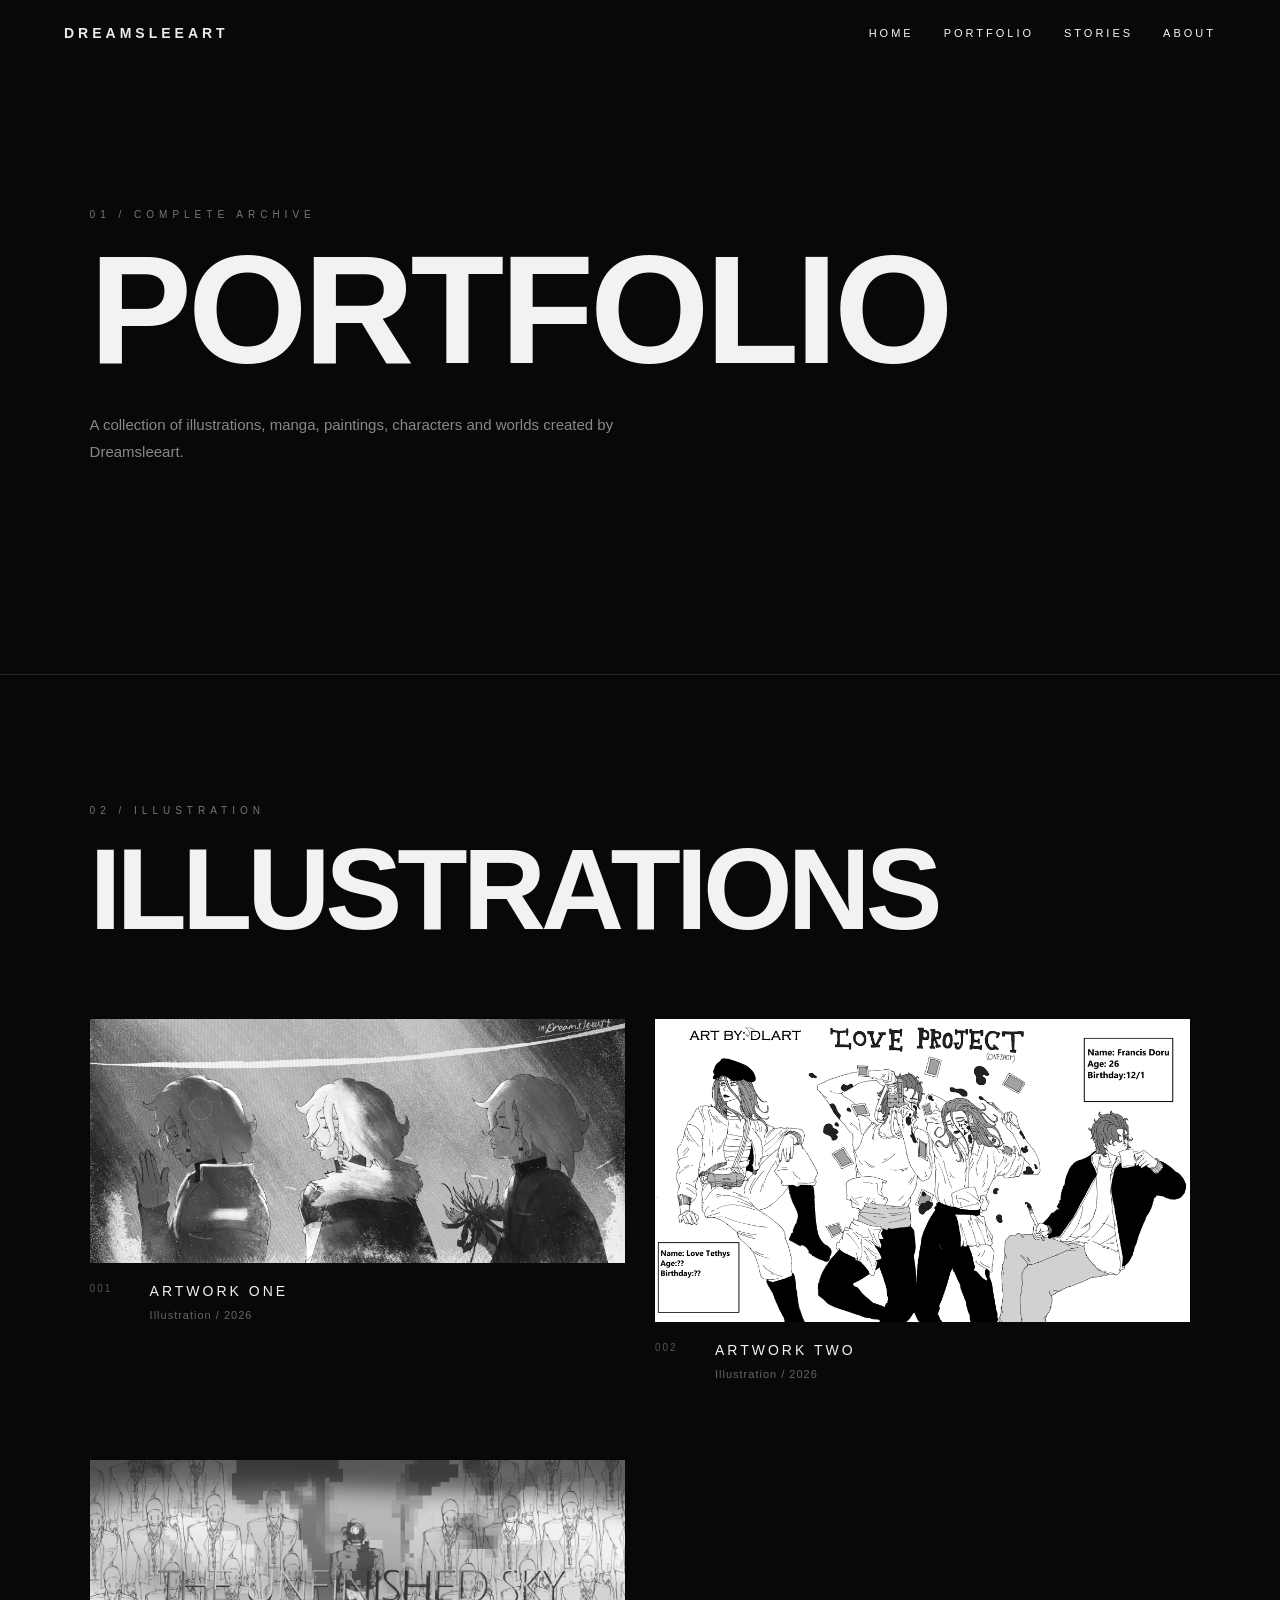
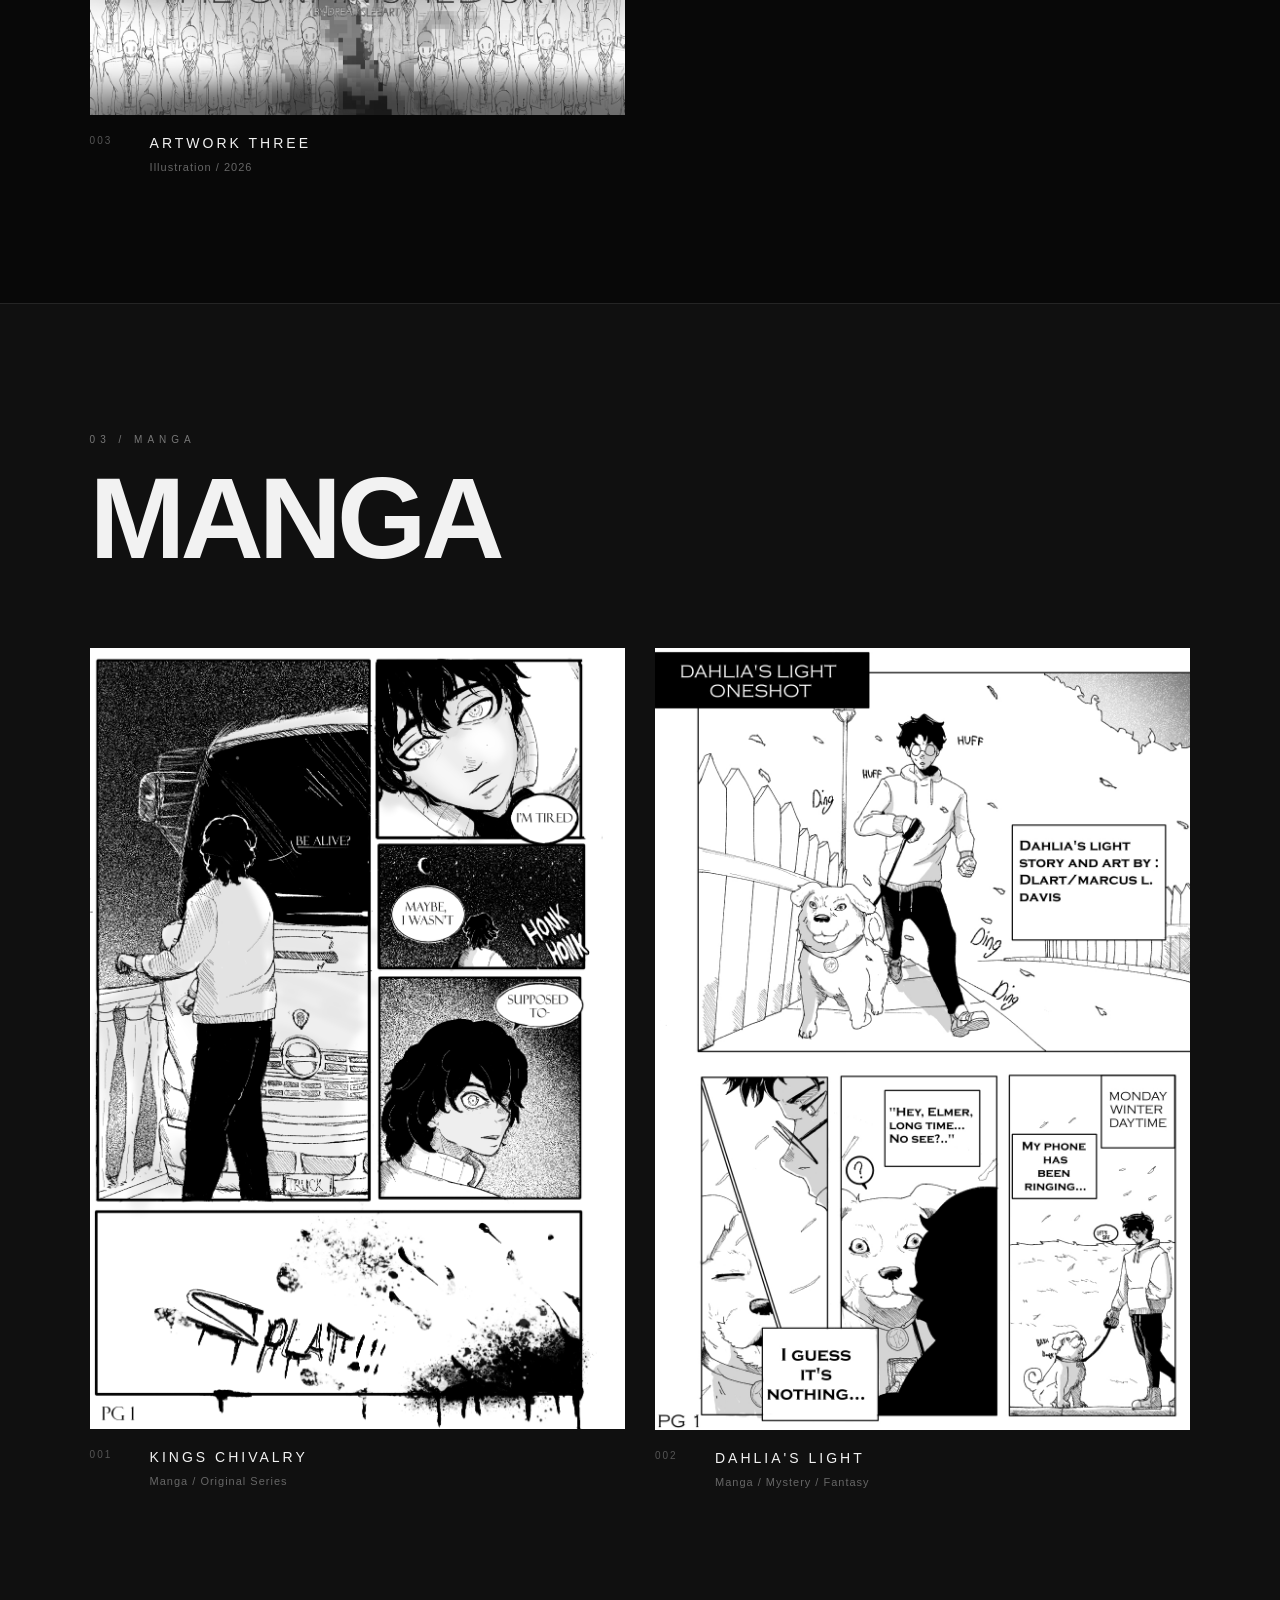
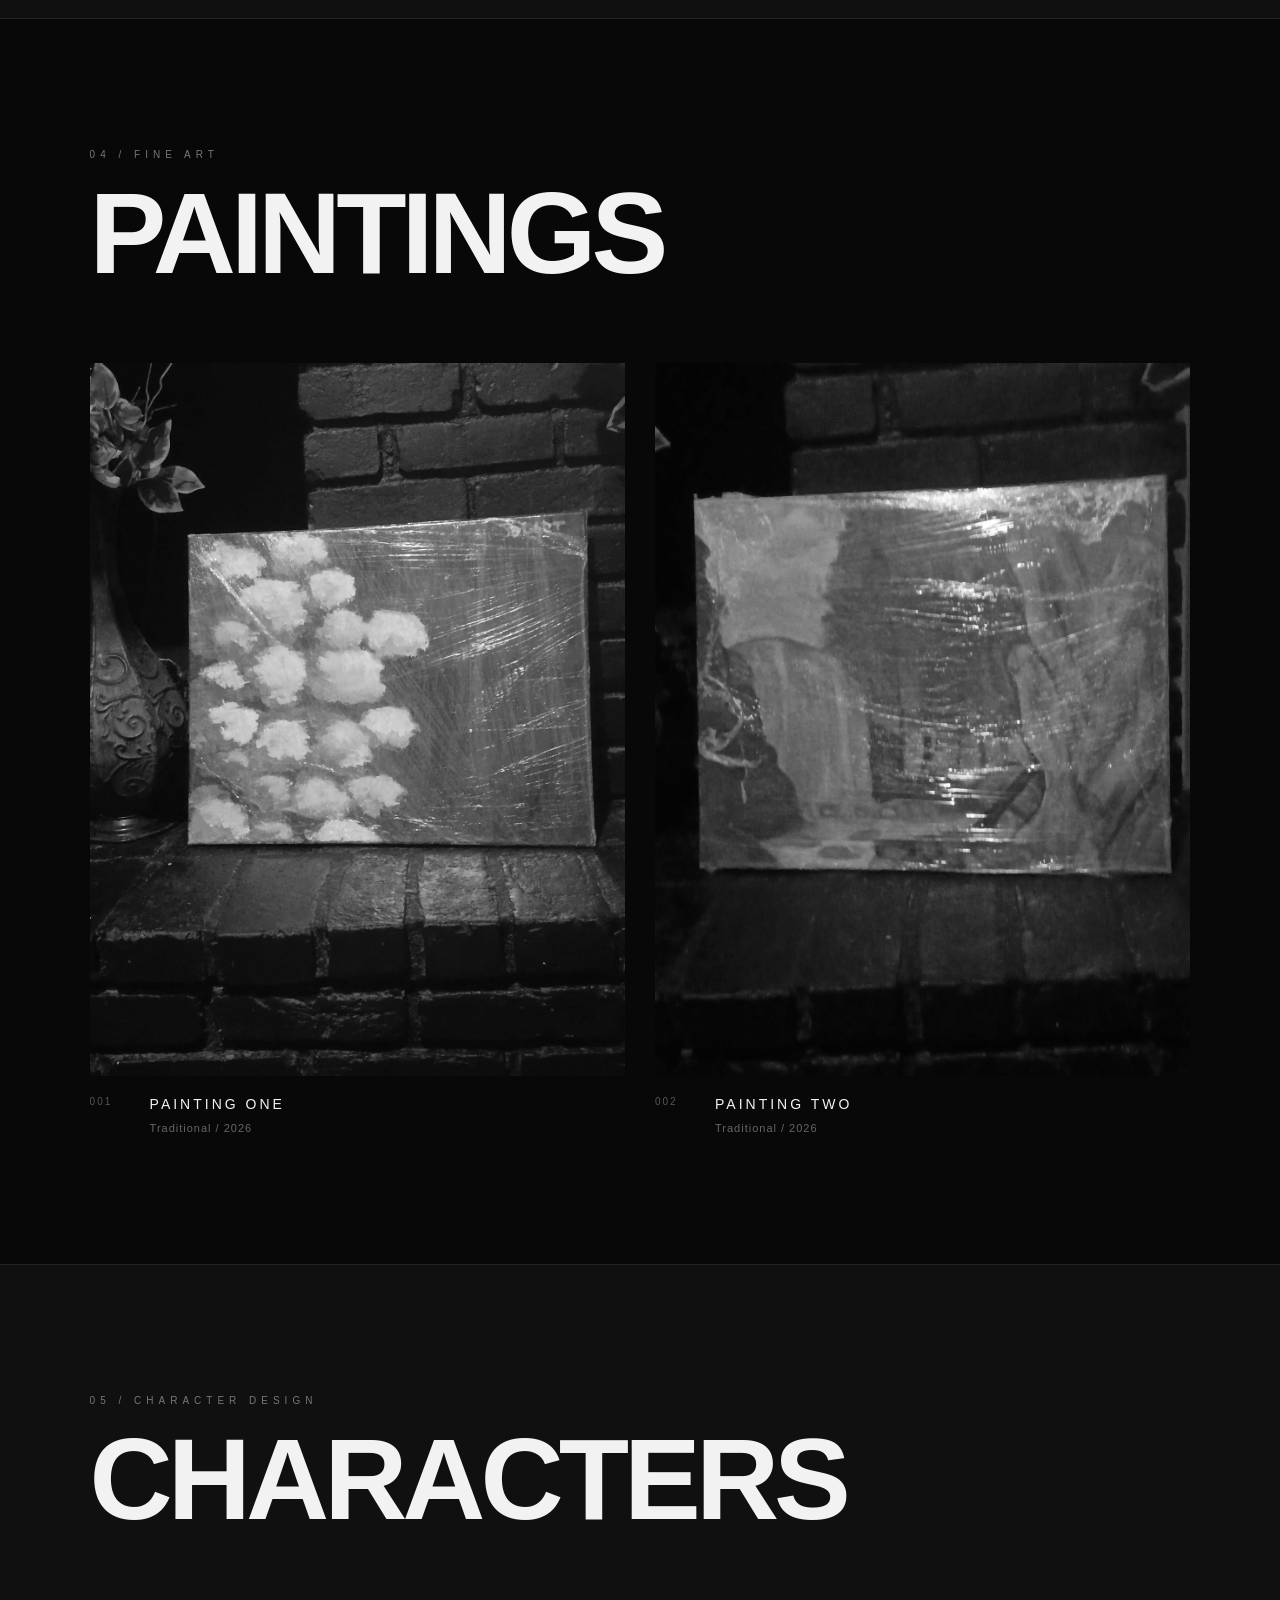
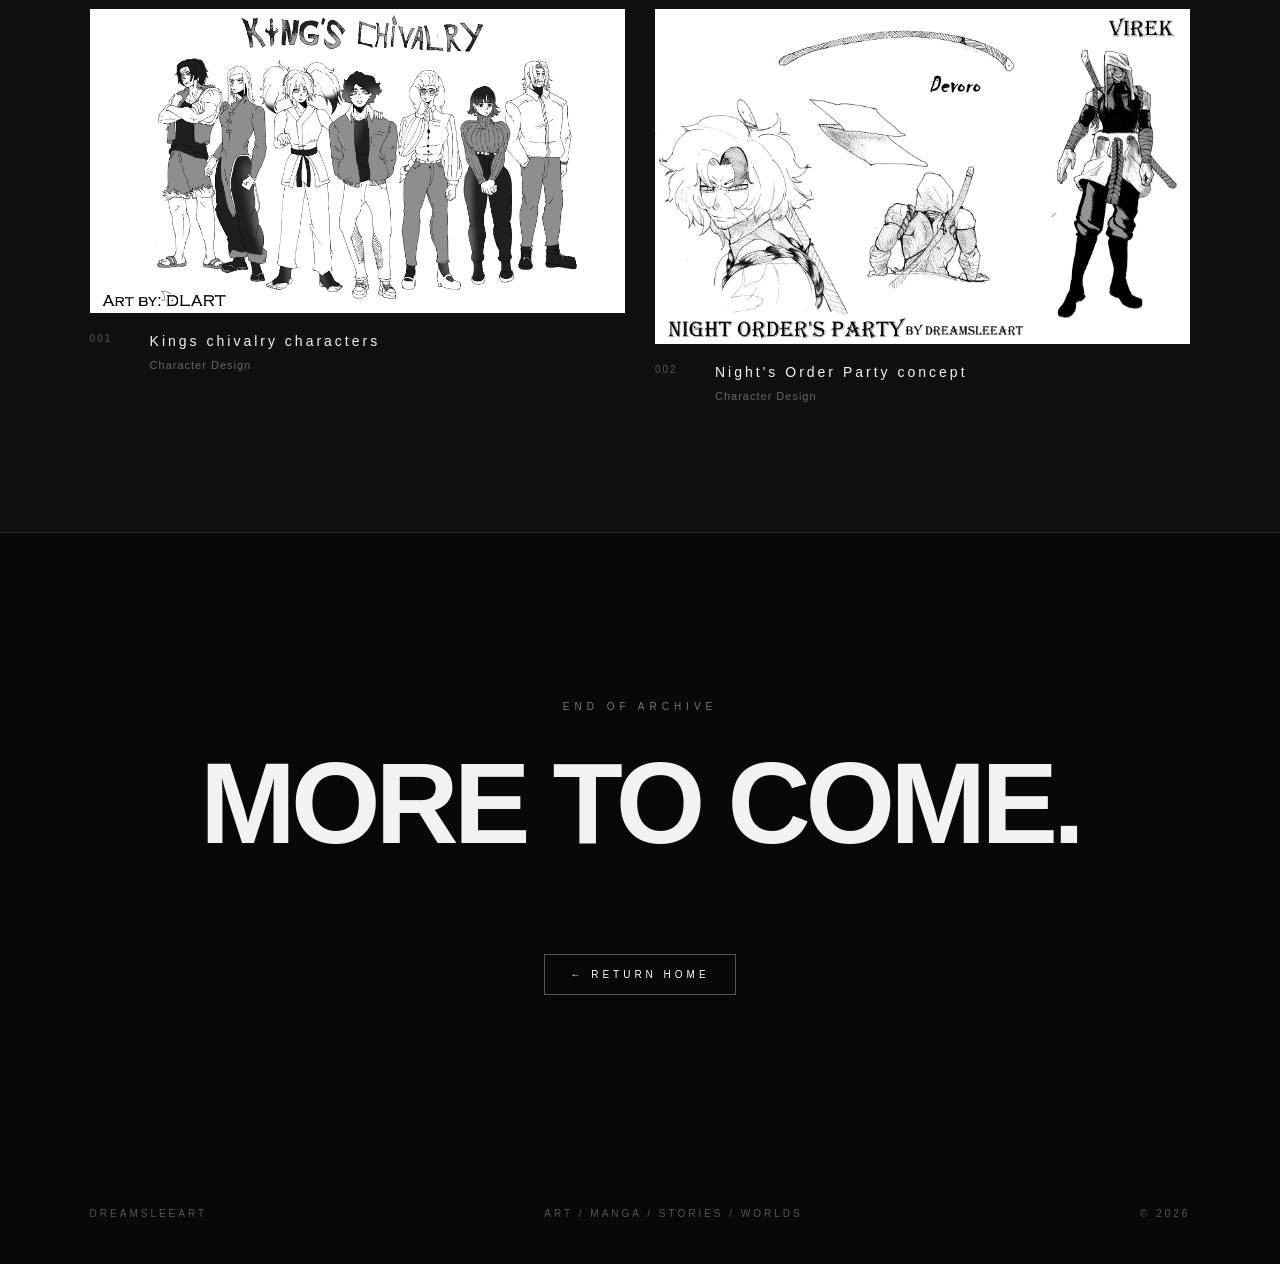
<file: portfolio.html>
<!DOCTYPE html>
<html lang="en">

<head>

    <meta charset="UTF-8">

    <meta name="viewport" content="width=device-width, initial-scale=1.0">

    <title>Dreamsleeart | Portfolio</title>

    <link rel="stylesheet" href="style.css">

</head>


<body>


    <!-- NAVIGATION -->

    <header>

        <div class="logo">
            DREAMSLEEART
        </div>

        <nav>

            <a href="index.html">HOME</a>

            <a href="portfolio.html">PORTFOLIO</a>

            <a href="index.html#stories">STORIES</a>

            <a href="index.html#about">ABOUT</a>

        </nav>

    </header>



    <!-- PORTFOLIO HERO -->

    <main>

        <section class="portfolio-hero">

            <p class="small-text">
                01 / COMPLETE ARCHIVE
            </p>

            <h1>
                PORTFOLIO
            </h1>

            <p>
                A collection of illustrations, manga,
                paintings, characters and worlds created
                by Dreamsleeart.
            </p>

        </section>



        <!-- ILLUSTRATIONS -->

        <section class="portfolio-section">

            <p class="small-text">
                02 / ILLUSTRATION
            </p>

            <h2>
                ILLUSTRATIONS
            </h2>


            <div class="portfolio-grid">


                <div class="portfolio-item">

                    <img
                        src="images/another life (final).jpg"
                        alt="Dreamsleeart illustration"
                    >

                    <div class="portfolio-info">

                        <span>001</span>

                        <h3>
                            ARTWORK ONE
                        </h3>

                        <p>
                            Illustration / 2026
                        </p>

                    </div>

                </div>



                <div class="portfolio-item">

                    <img
                        src="images/Love project concept sheet.jpg"
                        alt="Dreamsleeart illustration"
                    >

                    <div class="portfolio-info">

                        <span>002</span>

                        <h3>
                            ARTWORK TWO
                        </h3>

                        <p>
                            Illustration / 2026
                        </p>

                    </div>

                </div>



                <div class="portfolio-item">

                    <img
                        src="images/My own path (FINAL).jpg"
                        alt="Dreamsleeart illustration"
                    >

                    <div class="portfolio-info">

                        <span>003</span>

                        <h3>
                            ARTWORK THREE
                        </h3>

                        <p>
                            Illustration / 2026
                        </p>

                    </div>

                </div>


            </div>

        </section>



        <!-- MANGA -->

        <section class="portfolio-section dark-section">

            <p class="small-text">
                03 / MANGA
            </p>

            <h2>
                MANGA
            </h2>


            <div class="portfolio-grid">

                <div class="portfolio-item">

                    <img
                        src="images/KC Pg 1 (ENG ver).jpg"
                        alt="King's Chivalry pg 1 manga"
                    >

                    <div class="portfolio-info">

                        <span>001</span>

                        <h3>
                            KINGS CHIVALRY
                        </h3>

                        <p>
                            Manga / Original Series
                        </p>

                    </div>

                </div>


                <div class="portfolio-item">

                    <img
                        src="images/dhl page 1.jpg"
                        alt="Dahlia's Light page 1"
                    >

                    <div class="portfolio-info">

                        <span>002</span>

                        <h3>
                            DAHLIA'S LIGHT 
                        </h3>

                        <p>
                            Manga / Mystery / Fantasy
                        </p>

                    </div>

                </div>

            </div>

        </section>



        <!-- PAINTINGS -->

        <section class="portfolio-section">

            <p class="small-text">
                04 / FINE ART
            </p>

            <h2>
                PAINTINGS
            </h2>


            <div class="portfolio-grid">

                <div class="portfolio-item">

                    <img
                        src="images/IMG_20260806_204311889.jpg"
                        alt="Dreamsleeart painting"
                    >

                    <div class="portfolio-info">

                        <span>001</span>

                        <h3>
                            PAINTING ONE
                        </h3>

                        <p>
                            Traditional / 2026
                        </p>

                    </div>

                </div>


                <div class="portfolio-item">

                    <img
                        src="images/IMG_20260806_204426758.jpg"
                        alt="Dreamsleeart painting"
                    >

                    <div class="portfolio-info">

                        <span>002</span>

                        <h3>
                            PAINTING TWO
                        </h3>

                        <p>
                            Traditional / 2026
                        </p>

                    </div>

                </div>

            </div>

        </section>



        <!-- CHARACTERS -->

        <section class="portfolio-section dark-section">

            <p class="small-text">
                05 / CHARACTER DESIGN
            </p>

            <h2>
                CHARACTERS
            </h2>


            <div class="portfolio-grid">

                <div class="portfolio-item">

                    <img
                        src="images/Kings chivalry (concept sheet).jpg"
                        alt="King's chivalry concept"
                    >

                    <div class="portfolio-info">

                        <span>001</span>

                        <h3>
                            Kings chivalry characters
                        </h3>

                        <p>
                            Character Design
                        </p>

                    </div>

                </div>


                <div class="portfolio-item">

                    <img
                        src="images/Virek (nop) concept.jpg"
                        alt="Virek character design"
                    >

                    <div class="portfolio-info">

                        <span>002</span>

                        <h3>
                            Night's Order Party concept
                        </h3>

                        <p>
                            Character Design
                        </p>

                    </div>

                </div>

            </div>

        </section>



        <!-- END -->

        <section class="portfolio-end">

            <p class="small-text">
                END OF ARCHIVE
            </p>

            <h2>
                MORE TO COME.
            </h2>

            <a href="index.html" class="button">
                ← RETURN HOME
            </a>

        </section>


    </main>



    <!-- FOOTER -->

    <footer>

        <p>
            DREAMSLEEART
        </p>

        <p>
            ART / MANGA / STORIES / WORLDS
        </p>

        <p>
            © 2026
        </p>

    </footer>


</body>

</html>
</file>
<file: style.css>
/* =========================================================
   DREAMSLEEART
   MONOCHROME ARTIST WEBSITE
   ========================================================= */


/* =========================
   GLOBAL
   ========================= */

* {
    margin: 0;
    padding: 0;
    box-sizing: border-box;
}

html {
    scroll-behavior: smooth;
}

body {
    background: #080808;
    color: #f2f2f2;
    font-family: Arial, Helvetica, sans-serif;
    overflow-x: hidden;
}

a {
    color: inherit;
}

::selection {
    background: #ffffff;
    color: #000000;
}


/* =========================
   NAVIGATION
   ========================= */

header {
    position: fixed;
    top: 0;
    left: 0;

    width: 100%;

    display: flex;
    justify-content: space-between;
    align-items: center;

    padding: 25px 5%;

    z-index: 1000;

    mix-blend-mode: difference;
}

.logo {
    font-size: 14px;
    font-weight: 700;

    letter-spacing: 4px;

    white-space: nowrap;
}

nav {
    display: flex;
    gap: 30px;
}

nav a {
    position: relative;

    color: white;

    text-decoration: none;

    font-size: 11px;

    letter-spacing: 3px;

    transition: opacity 0.3s ease;
}

nav a::after {
    content: "";

    position: absolute;

    left: 0;
    bottom: -6px;

    width: 0;
    height: 1px;

    background: white;

    transition: width 0.3s ease;
}

nav a:hover::after {
    width: 100%;
}


/* =========================
   HERO
   ========================= */

.hero {
    min-height: 100vh;

    position: relative;

    display: flex;

    align-items: center;
    justify-content: center;

    text-align: center;

    padding: 120px 5%;

    border-bottom: 1px solid #252525;
}

.hero::before {
    content: "001";

    position: absolute;

    left: 5%;
    bottom: 35px;

    font-size: 11px;

    letter-spacing: 3px;

    color: #666;
}

.hero::after {
    content: "SCROLL ↓";

    position: absolute;

    right: 5%;
    bottom: 35px;

    font-size: 10px;

    letter-spacing: 3px;

    color: #666;
}

.hero-content {
    width: 100%;
    max-width: 1200px;

    animation: heroAppear 1.2s ease forwards;
}

@keyframes heroAppear {

    from {
        opacity: 0;
        transform: translateY(30px);
    }

    to {
        opacity: 1;
        transform: translateY(0);
    }

}

.small-text {
    font-size: 10px;

    letter-spacing: 5px;

    color: #777;

    margin-bottom: 25px;
}

h1 {
    font-size: clamp(35px, 6vw, 75px);

    line-height: 0.9;

    letter-spacing: -4px;

    font-weight: 800;

    margin-bottom: 35px;

    transform: translateX(-40px);
}

.hero p {
    max-width: 500px;

    margin: auto;

    color: #999;

    line-height: 1.8;

    font-size: 14px;
}

.button {
    display: inline-block;

    margin-top: 40px;

    padding: 14px 25px;

    border: 1px solid #555;

    color: white;

    text-decoration: none;

    font-size: 10px;

    letter-spacing: 4px;

    transition:
        background 0.3s ease,
        color 0.3s ease,
        border-color 0.3s ease;
}

.button:hover {
    background: white;

    color: black;

    border-color: white;
}


/* =========================
   GENERAL SECTIONS
   ========================= */

.section {
    position: relative;

    padding: 150px 7%;

    border-bottom: 1px solid #252525;
}

.section h2 {
    font-size: clamp(60px, 10vw, 150px);

    line-height: 0.85;

    letter-spacing: -5px;

    font-weight: 800;

    margin-bottom: 80px;
}


/* =========================
   ART SECTION
   ========================= */

#art::before {
    content: "02 / SELECTED WORK";

    display: block;

    margin-bottom: 25px;

    font-size: 10px;

    letter-spacing: 4px;

    color: #666;
}

.gallery {
    display: grid;

    grid-template-columns: repeat(12, 1fr);

    gap: 25px;

    align-items: start;
}


/* First artwork */

.art-card:nth-child(1) {
    grid-column: 1 / 8;
}


/* Second artwork */

.art-card:nth-child(2) {
    grid-column: 8 / 13;

    margin-top: 120px;
}


/* Third artwork */

.art-card:nth-child(3) {
    grid-column: 3 / 11;

    margin-top: 80px;
}


.art-card {
    position: relative;

    overflow: hidden;
}

.art-card img {
    width: 100%;

    display: block;

    filter: grayscale(100%);

    transition:
        filter 0.7s ease,
        transform 0.7s ease;
}

.art-card:hover img {
    filter: grayscale(0%);

    transform: scale(1.035);
}

.art-card h3 {
    margin-top: 18px;

    font-size: 11px;

    letter-spacing: 3px;

    font-weight: 400;

    color: #aaa;
}

.art-card::before {
    content: "ARTWORK";

    position: absolute;

    top: 15px;
    left: 15px;

    z-index: 2;

    font-size: 9px;

    letter-spacing: 3px;

    color: white;

    opacity: 0;

    transition: opacity 0.4s ease;
}

.art-card:hover::before {
    opacity: 1;
}


/* =========================
   STORIES
   ========================= */

.stories {
    background: #101010;
}

.stories::before {
    content: "03 / STORY ARCHIVE";

    display: block;

    margin-bottom: 25px;

    font-size: 10px;

    letter-spacing: 4px;

    color: #666;
}

.story-list {
    width: 100%;
}

.story {
    position: relative;

    display: grid;

    grid-template-columns: 80px 1fr 1fr;

    gap: 30px;

    padding: 40px 0;

    border-top: 1px solid #333;

    transition:
        padding-left 0.4s ease,
        background 0.4s ease;
}

.story:last-child {
    border-bottom: 1px solid #333;
}

.story:hover {
    padding-left: 20px;
}

.story span {
    color: #555;

    font-size: 11px;

    letter-spacing: 2px;
}

.story h3 {
    font-size: clamp(20px, 3vw, 38px);

    font-weight: 500;

    letter-spacing: -1px;
}

.story p {
    color: #777;

    font-size: 13px;

    line-height: 1.7;
}


/* =========================
   ABOUT
   ========================= */

.about {
    min-height: 80vh;

    display: flex;

    flex-direction: column;

    justify-content: center;
}

.about::before {
    content: "04 / THE ARTIST";

    display: block;

    margin-bottom: 25px;

    font-size: 10px;

    letter-spacing: 4px;

    color: #666;
}

.about h2 {
    max-width: 1000px;
}

.about > p:last-child {
    max-width: 650px;

    font-size: 18px;

    line-height: 1.9;

    color: #888;
}


/* =========================
   SOCIALS
   ========================= */

#socials {
    padding: 150px 7%;

    text-align: center;

    border-bottom: 1px solid #252525;
}

#socials .small-text {
    margin-bottom: 25px;
}

#socials h2 {
    font-size: clamp(45px, 9vw, 120px);

    line-height: 0.9;

    letter-spacing: -5px;

    margin-bottom: 35px;
}

.social-intro {
    max-width: 550px;

    margin: auto;

    color: #777;

    line-height: 1.8;

    font-size: 13px;
}

.social-links {
    display: flex;

    justify-content: center;

    flex-wrap: wrap;

    gap: 10px;

    margin-top: 55px;
}

.social-links a {
    position: relative;

    padding: 16px 25px;

    border: 1px solid #333;

    color: #aaa;

    text-decoration: none;

    font-size: 10px;

    letter-spacing: 3px;

    transition:
        color 0.3s ease,
        background 0.3s ease,
        border-color 0.3s ease;
}

.social-links a:hover {
    color: black;

    background: white;

    border-color: white;
}


/* =========================
   FOOTER
   ========================= */

footer {
    padding: 45px 7%;

    display: flex;

    justify-content: space-between;

    align-items: center;

    color: #555;

    font-size: 10px;

    letter-spacing: 3px;
}

footer p {
    margin: 0;
}

.copyright {
    margin-top: 80px;

    color: #444;

    font-size: 9px;

    letter-spacing: 3px;
}


/* =========================
   SCROLLBAR
   ========================= */

::-webkit-scrollbar {
    width: 7px;
}

::-webkit-scrollbar-track {
    background: #080808;
}

::-webkit-scrollbar-thumb {
    background: #333;
}

::-webkit-scrollbar-thumb:hover {
    background: #666;
}


/* =========================
   MOBILE
   ========================= */

@media (max-width: 800px) {

    header {
        padding: 20px;
    }

    nav {
        gap: 15px;
    }

    nav a {
        font-size: 9px;

        letter-spacing: 2px;
    }

    .hero {
        padding: 100px 25px;
    }

    h1 {
        font-size: clamp(55px, 17vw, 100px);

        letter-spacing: -5px;

        transform: none;
    }

    .section {
        padding: 100px 25px;
    }

    .section h2 {
        font-size: 65px;

        letter-spacing: -4px;
    }


    /* Mobile gallery */

    .gallery {
        display: flex;

        flex-direction: column;

        gap: 60px;
    }

    .art-card:nth-child(1),
    .art-card:nth-child(2),
    .art-card:nth-child(3) {
        width: 100%;

        margin-top: 0;
    }


    /* Mobile stories */

    .story {
        display: grid;

        grid-template-columns: 45px 1fr;

        gap: 15px;

        padding: 30px 0;
    }

    .story p {
        grid-column: 2;

        margin-top: 5px;
    }


    /* Mobile socials */

    #socials {
        padding: 100px 25px;
    }

    #socials h2 {
        letter-spacing: -3px;
    }

    .social-links {
        flex-direction: column;

        align-items: stretch;
    }

    .social-links a {
        text-align: center;
    }


    /* Mobile footer */

    footer {
        padding: 35px 25px;

        flex-direction: column;

        gap: 15px;

        text-align: center;
    }

}
/* =========================================
   PORTFOLIO PAGE
   ========================================= */

.portfolio-hero {
    min-height: 75vh;

    display: flex;

    flex-direction: column;

    justify-content: center;

    padding: 150px 7%;

    border-bottom: 1px solid #252525;
}

.portfolio-hero h1 {
    font-size: clamp(60px, 12vw, 160px);

    line-height: 0.85;

    margin-bottom: 35px;

    transform: none;
}

.portfolio-hero > p:last-child {
    max-width: 600px;

    color: #888;

    line-height: 1.8;

    font-size: 15px;
}


/* PORTFOLIO SECTIONS */

.portfolio-section {
    padding: 130px 7%;

    border-bottom: 1px solid #252525;
}

.portfolio-section h2 {
    font-size: clamp(50px, 9vw, 120px);

    line-height: 0.85;

    letter-spacing: -5px;

    margin-bottom: 80px;
}

.dark-section {
    background: #101010;
}


/* PORTFOLIO GRID */

.portfolio-grid {
    display: grid;

    grid-template-columns: repeat(2, 1fr);

    gap: 80px 30px;
}


/* PORTFOLIO ITEM */

.portfolio-item {
    position: relative;
}

.portfolio-item img {
    width: 100%;

    display: block;

    filter: grayscale(100%);

    transition:
        filter 0.7s ease,
        transform 0.7s ease;
}

.portfolio-item:hover img {
    filter: grayscale(0%);

    transform: scale(1.02);
}


/* INFORMATION UNDER IMAGE */

.portfolio-info {
    display: grid;

    grid-template-columns: 50px 1fr;

    gap: 10px;

    margin-top: 20px;
}

.portfolio-info span {
    color: #555;

    font-size: 10px;

    letter-spacing: 2px;
}

.portfolio-info h3 {
    font-size: 14px;

    letter-spacing: 3px;

    font-weight: 400;
}

.portfolio-info p {
    grid-column: 2;

    color: #666;

    font-size: 11px;

    letter-spacing: 1px;
}


/* PORTFOLIO END */

.portfolio-end {
    min-height: 70vh;

    padding: 150px 7%;

    display: flex;

    flex-direction: column;

    justify-content: center;

    align-items: center;

    text-align: center;
}

.portfolio-end h2 {
    font-size: clamp(50px, 9vw, 120px);

    letter-spacing: -5px;

    margin-bottom: 45px;
}


/* MOBILE */

@media (max-width: 700px) {

    .portfolio-hero {
        min-height: 70vh;

        padding: 120px 25px;
    }

    .portfolio-hero h1 {
        font-size: 65px;
    }

    .portfolio-section {
        padding: 100px 25px;
    }

    .portfolio-section h2 {
        font-size: 60px;
    }

    .portfolio-grid {
        grid-template-columns: 1fr;

        gap: 60px;
    }

    .portfolio-end {
        padding: 100px 25px;
    }

}
</file>
